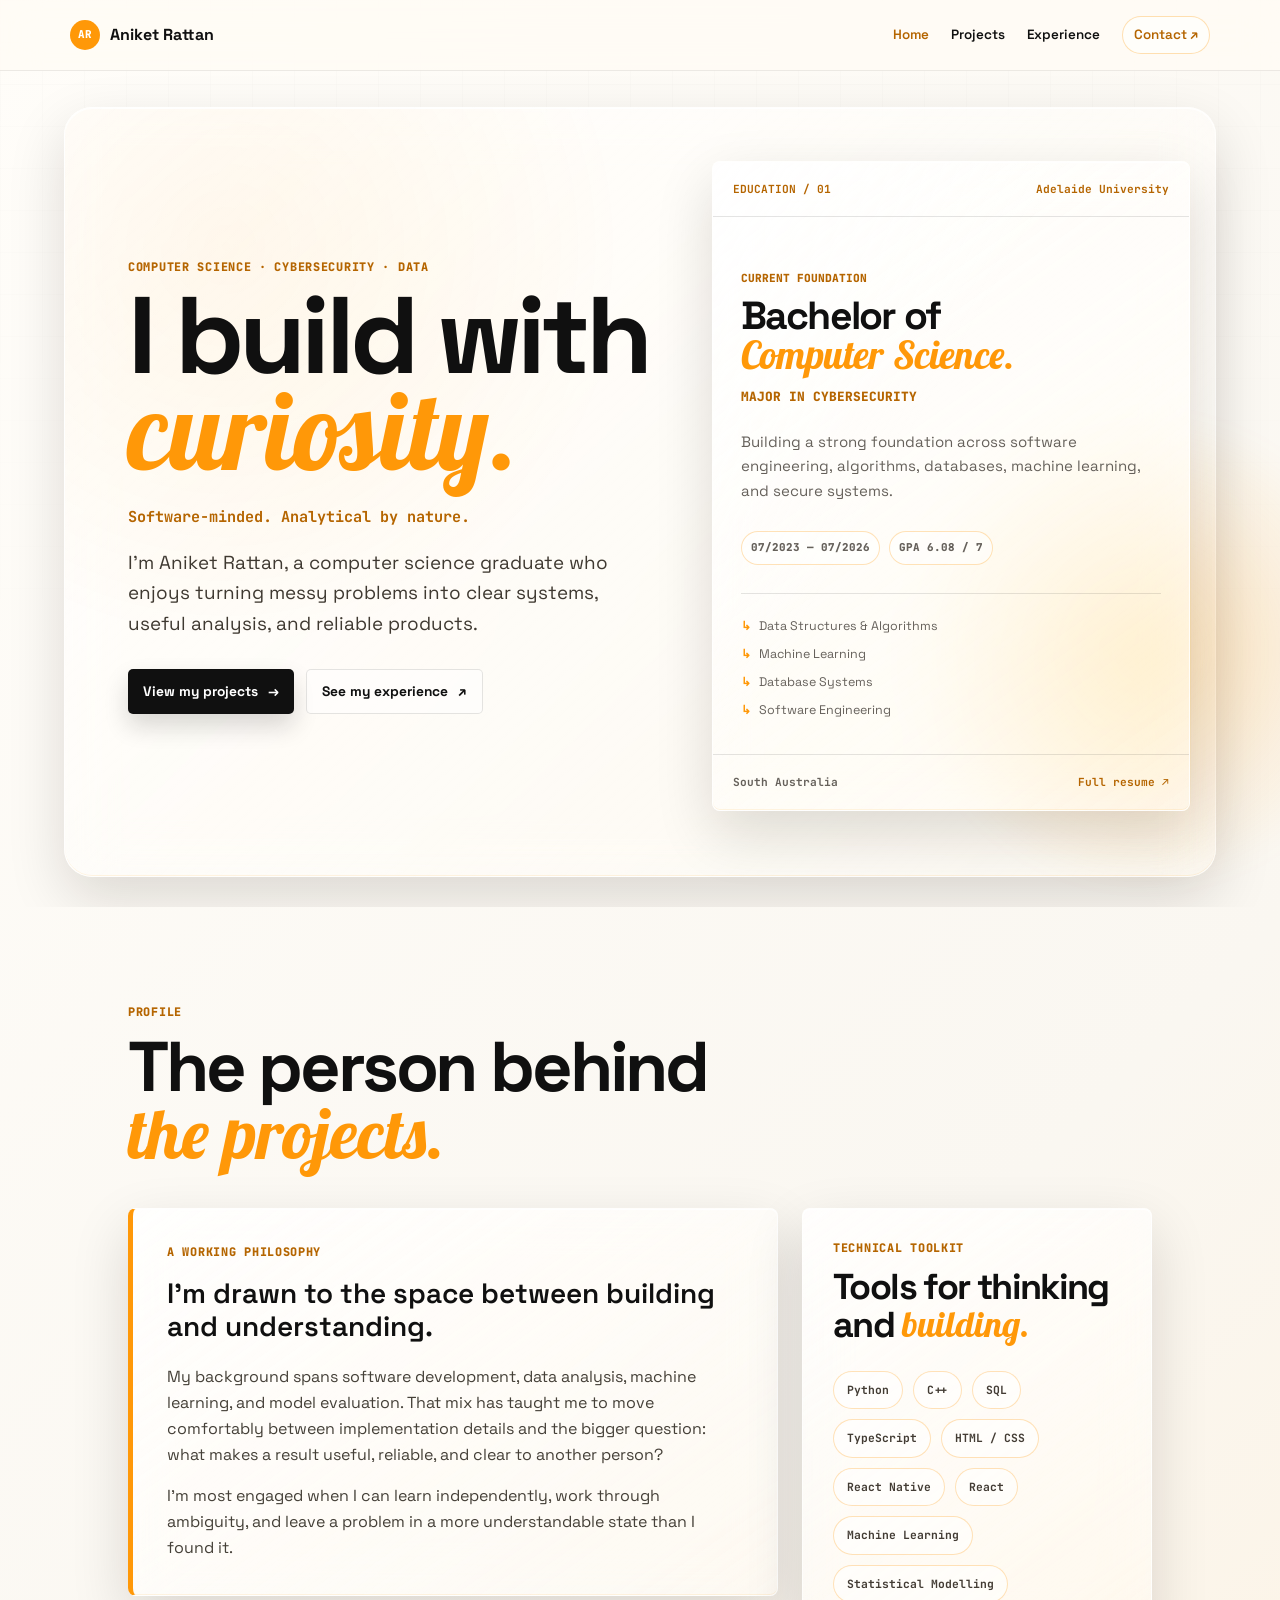
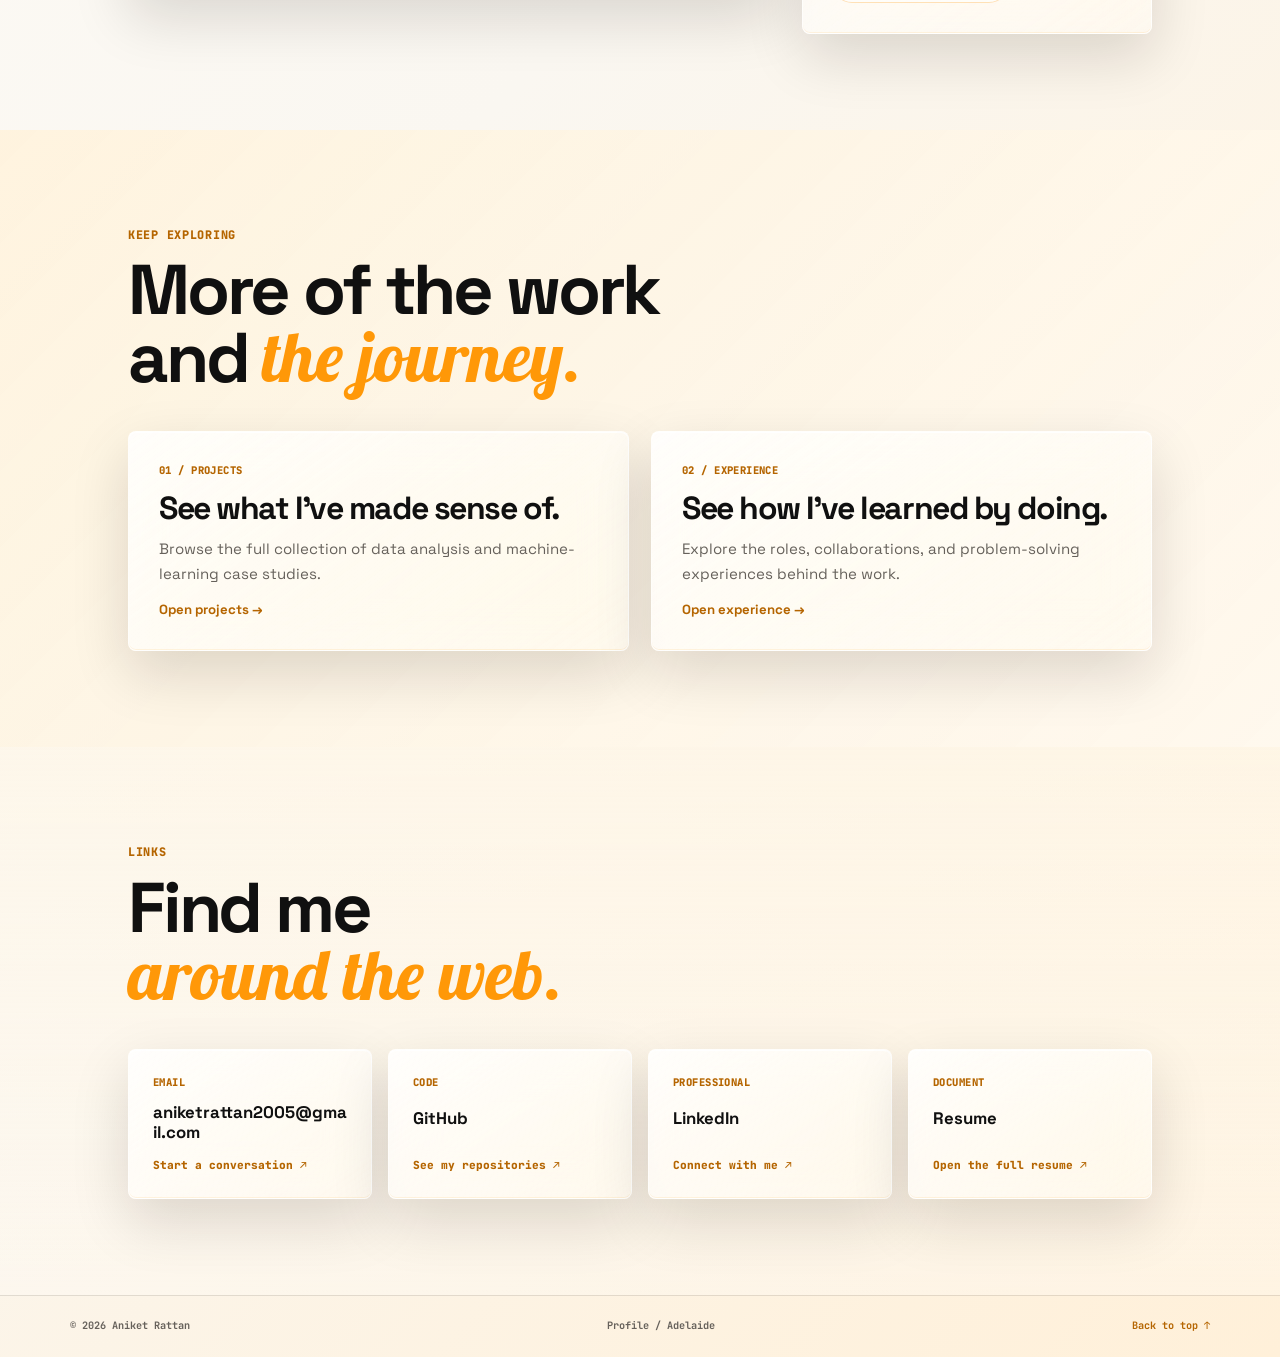
<file: index.html>
<!doctype html>
<html lang="en">
  <head>
    <meta charset="utf-8">
    <meta name="viewport" content="width=device-width, initial-scale=1">
    <meta name="description" content="Portfolio and profile of Aniket Rattan, a computer science graduate working across software, data analysis, machine learning, and application development.">
    <meta name="theme-color" content="#fff8ed">
    <title>Aniket Rattan | Portfolio</title>
    <link rel="preconnect" href="https://fonts.googleapis.com">
    <link rel="preconnect" href="https://fonts.gstatic.com" crossorigin>
    <link href="https://fonts.googleapis.com/css2?family=Lobster&family=Space+Grotesk:wght@400;500;600;700&family=JetBrains+Mono:wght@500;700;800&display=swap" rel="stylesheet">
    <link rel="stylesheet" href="styles.css">
  </head>
  <body>
    <a class="skip-link" href="#main-content">Skip to content</a>
    <header class="site-header">
      <a class="brand" href="index.html" aria-label="Aniket Rattan home"><span class="brand-mark">AR</span><span>Aniket Rattan</span></a>
      <nav aria-label="Primary navigation">
        <a class="active" href="index.html" aria-current="page">Home</a>
        <a href="projects.html">Projects</a>
        <a href="experience.html">Experience</a>
        <a class="nav-contact" href="contact.html">Contact <span aria-hidden="true">↗</span></a>
      </nav>
    </header>

    <main id="main-content">
      <section class="hero" aria-labelledby="hero-title">
        <div class="hero-copy">
          <p class="eyebrow">Computer science · cybersecurity · data</p>
          <h1 id="hero-title">I build with<br><em>curiosity.</em></h1>
          <p class="hero-kicker">Software-minded. Analytical by nature.</p>
          <p class="lead">I’m Aniket Rattan, a computer science graduate who enjoys turning messy problems into clear systems, useful analysis, and reliable products.</p>
          <div class="hero-actions"><a class="button button-primary" href="projects.html">View my projects <span aria-hidden="true">→</span></a><a class="button button-quiet" href="experience.html">See my experience <span aria-hidden="true">↗</span></a></div>
        </div>
        <aside class="hero-education glass-panel" aria-label="Education overview">
          <div class="dossier-header"><span>EDUCATION / 01</span><span>Adelaide University</span></div>
          <div class="hero-education-body"><p class="dossier-label">Current foundation</p><h2>Bachelor of<br><em>Computer Science.</em></h2><p class="hero-education-major">Major in Cybersecurity</p><p class="dossier-note">Building a strong foundation across software engineering, algorithms, databases, machine learning, and secure systems.</p><div class="hero-education-meta"><span>07/2023 — 07/2026</span><span>GPA 6.08 / 7</span></div><div class="hero-coursework"><span>Data Structures &amp; Algorithms</span><span>Machine Learning</span><span>Database Systems</span><span>Software Engineering</span></div></div>
          <div class="dossier-footer"><span>South Australia</span><a href="resume.pdf" target="_blank" rel="noopener">Full resume <span aria-hidden="true">↗</span></a></div>
        </aside>
      </section>

      <section class="section profile-section" id="profile" aria-labelledby="profile-title">
        <div class="section-heading"><p class="eyebrow">Profile</p><h2 id="profile-title">The person behind<br><em>the projects.</em></h2></div>
        <div class="about-content"><div class="about-story glass-panel"><p class="eyebrow">A working philosophy</p><p class="large-copy">I’m drawn to the space between building and understanding.</p><p>My background spans software development, data analysis, machine learning, and model evaluation. That mix has taught me to move comfortably between implementation details and the bigger question: what makes a result useful, reliable, and clear to another person?</p><p>I’m most engaged when I can learn independently, work through ambiguity, and leave a problem in a more understandable state than I found it.</p></div><aside class="about-aside"><div class="tools-card glass-panel"><p class="eyebrow">Technical toolkit</p><h3>Tools for thinking<br>and <em>building.</em></h3><div class="skills-cloud"><span>Python</span><span>C++</span><span>SQL</span><span>TypeScript</span><span>HTML / CSS</span><span>React Native</span><span>React</span><span>Machine Learning</span><span>Statistical Modelling</span></div></div></aside></div>
      </section>

      <section class="section home-explore-section" aria-labelledby="explore-title"><div class="section-heading"><p class="eyebrow">Keep exploring</p><h2 id="explore-title">More of the work<br>and <em>the journey.</em></h2></div><div class="home-explore-grid"><a class="home-explore-card glass-panel" href="projects.html"><span class="card-label">01 / Projects</span><h3>See what I’ve made sense of.</h3><p>Browse the full collection of data analysis and machine-learning case studies.</p><span class="text-link">Open projects <span aria-hidden="true">→</span></span></a><a class="home-explore-card glass-panel" href="experience.html"><span class="card-label">02 / Experience</span><h3>See how I’ve learned by doing.</h3><p>Explore the roles, collaborations, and problem-solving experiences behind the work.</p><span class="text-link">Open experience <span aria-hidden="true">→</span></span></a></div></section>

      <section class="section home-links-section" id="links" aria-labelledby="links-title"><div class="section-heading"><p class="eyebrow">Links</p><h2 id="links-title">Find me<br><em>around the web.</em></h2></div><div class="home-links-grid"><a class="home-link-card glass-panel" href="mailto:aniketrattan2005@gmail.com"><span class="card-label">Email</span><strong>aniketrattan2005@gmail.com</strong><span>Start a conversation ↗</span></a><a class="home-link-card glass-panel" href="https://github.com/aniketrattan" target="_blank" rel="noopener"><span class="card-label">Code</span><strong>GitHub</strong><span>See my repositories ↗</span></a><a class="home-link-card glass-panel" href="https://www.linkedin.com/in/aniketrattan" target="_blank" rel="noopener"><span class="card-label">Professional</span><strong>LinkedIn</strong><span>Connect with me ↗</span></a><a class="home-link-card glass-panel" href="resume.pdf" target="_blank" rel="noopener"><span class="card-label">Document</span><strong>Resume</strong><span>Open the full resume ↗</span></a></div></section>
    </main>

    <footer class="site-footer"><span>© <span id="year"></span> Aniket Rattan</span><span>Profile / Adelaide</span><a href="#main-content">Back to top <span aria-hidden="true">↑</span></a></footer><script src="script.js"></script>
  </body>
</html>
</file>
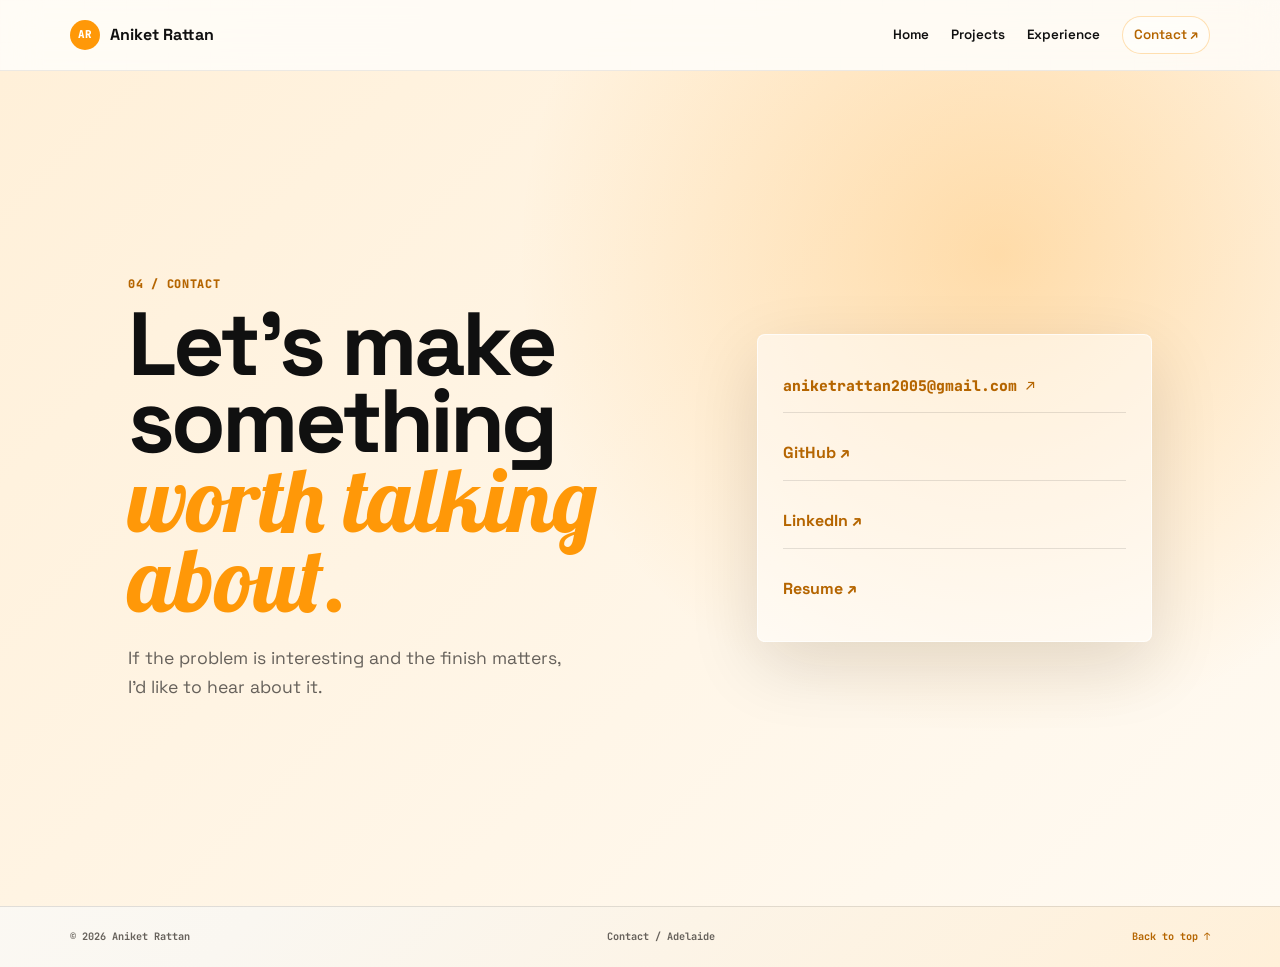
<file: contact.html>
<!doctype html>
<html lang="en">
  <head><meta charset="utf-8"><meta name="viewport" content="width=device-width, initial-scale=1"><meta name="description" content="Contact Aniket Rattan in Adelaide, South Australia."><title>Contact | Aniket Rattan</title><link rel="preconnect" href="https://fonts.googleapis.com"><link rel="preconnect" href="https://fonts.gstatic.com" crossorigin><link href="https://fonts.googleapis.com/css2?family=Lobster&family=Space+Grotesk:wght@400;500;600;700&family=JetBrains+Mono:wght@500;700;800&display=swap" rel="stylesheet"><link rel="stylesheet" href="styles.css"></head>
    <body><a class="skip-link" href="#main-content">Skip to content</a><header class="site-header"><a class="brand" href="index.html" aria-label="Aniket Rattan home"><span class="brand-mark">AR</span><span>Aniket Rattan</span></a><nav aria-label="Primary navigation"><a href="index.html">Home</a><a href="projects.html">Projects</a><a href="experience.html">Experience</a><a class="nav-contact active" href="contact.html" aria-current="page">Contact <span aria-hidden="true">↗</span></a></nav></header>
    <main id="main-content"><section class="contact-page"><div class="contact-page-copy"><p class="eyebrow">04 / Contact</p><h1>Let’s make something<br><em>worth talking about.</em></h1><p>If the problem is interesting and the finish matters, I’d like to hear about it.</p></div><div class="contact-page-links"><a class="contact-email" href="mailto:aniketrattan2005@gmail.com">aniketrattan2005@gmail.com <span aria-hidden="true">↗</span></a><a href="https://github.com/aniketrattan" target="_blank" rel="noopener">GitHub <span aria-hidden="true">↗</span></a><a href="https://www.linkedin.com/in/aniketrattan" target="_blank" rel="noopener">LinkedIn <span aria-hidden="true">↗</span></a><a href="resume.pdf" target="_blank" rel="noopener">Resume <span aria-hidden="true">↗</span></a></div></section></main><footer class="site-footer"><span>© <span id="year"></span> Aniket Rattan</span><span>Contact / Adelaide</span><a href="#main-content">Back to top <span aria-hidden="true">↑</span></a></footer><script src="script.js"></script>
  </body>
</html>
</file>
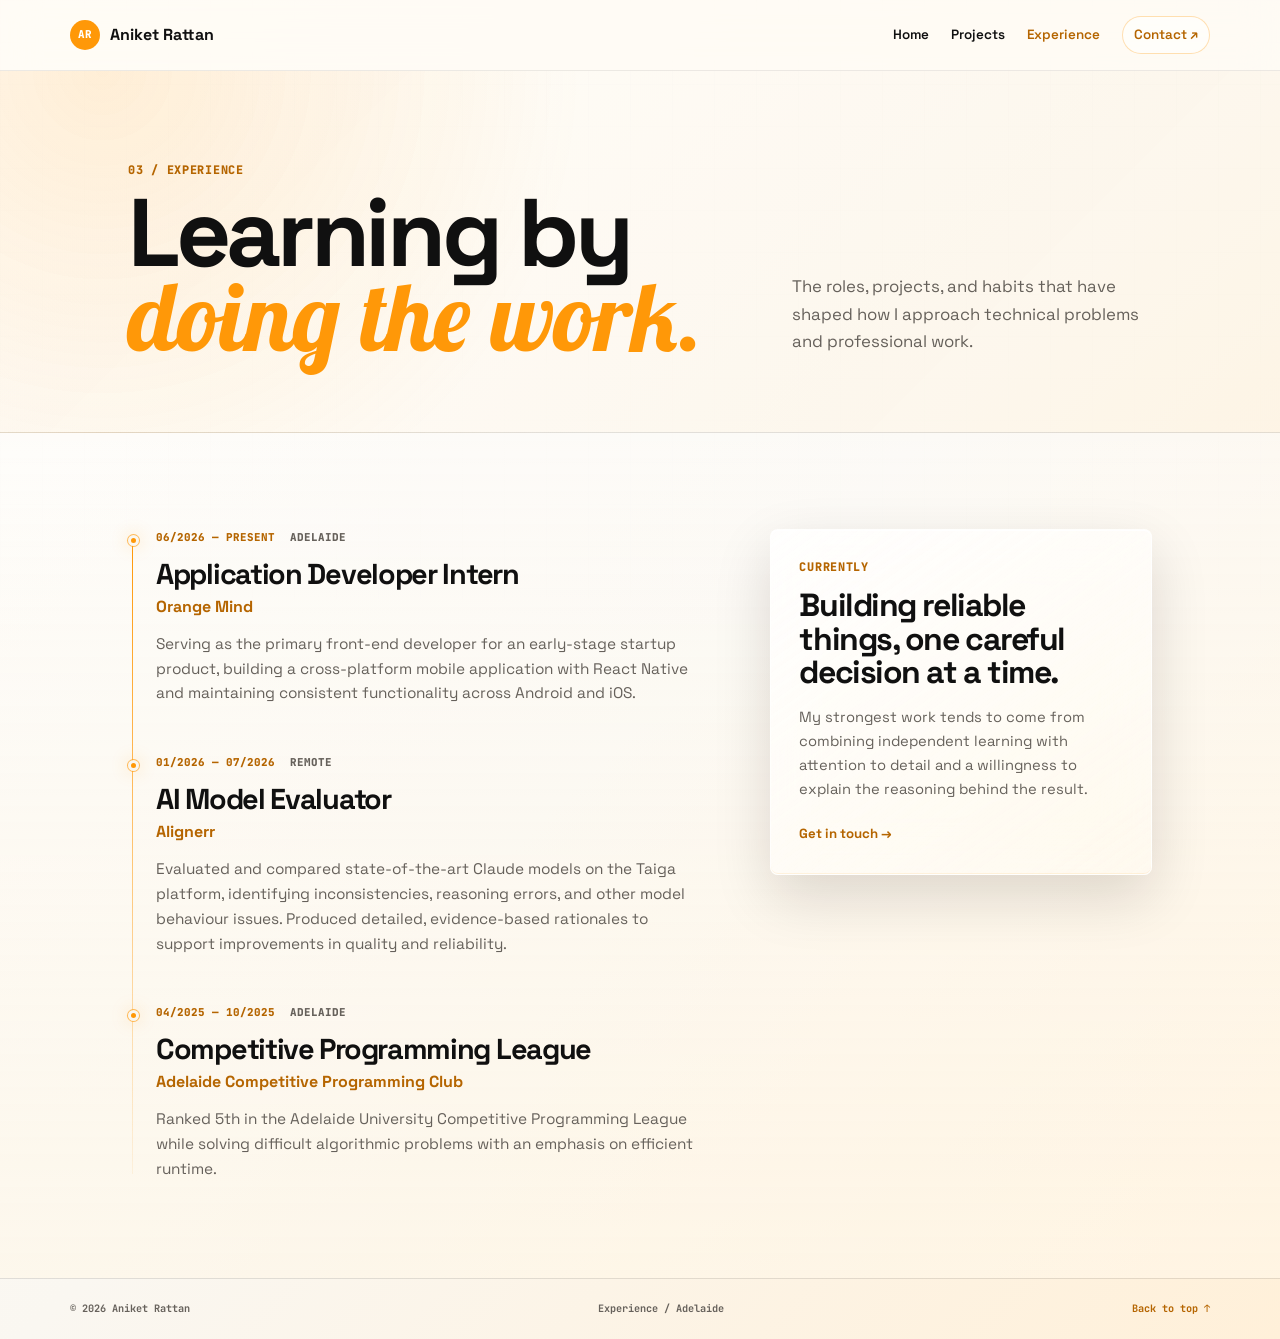
<file: experience.html>
<!doctype html>
<html lang="en">
  <head><meta charset="utf-8"><meta name="viewport" content="width=device-width, initial-scale=1"><meta name="description" content="Professional experience and extracurricular work by Aniket Rattan."><title>Experience | Aniket Rattan</title><link rel="preconnect" href="https://fonts.googleapis.com"><link rel="preconnect" href="https://fonts.gstatic.com" crossorigin><link href="https://fonts.googleapis.com/css2?family=Lobster&family=Space+Grotesk:wght@400;500;600;700&family=JetBrains+Mono:wght@500;700;800&display=swap" rel="stylesheet"><link rel="stylesheet" href="styles.css"></head>
    <body><a class="skip-link" href="#main-content">Skip to content</a><header class="site-header"><a class="brand" href="index.html" aria-label="Aniket Rattan home"><span class="brand-mark">AR</span><span>Aniket Rattan</span></a><nav aria-label="Primary navigation"><a href="index.html">Home</a><a href="projects.html">Projects</a><a class="active" href="experience.html" aria-current="page">Experience</a><a class="nav-contact" href="contact.html">Contact <span aria-hidden="true">↗</span></a></nav></header>
    <main id="main-content"><section class="page-hero"><div><p class="eyebrow">03 / Experience</p><h1>Learning by<br><em>doing the work.</em></h1></div><p class="page-intro">The roles, projects, and habits that have shaped how I approach technical problems and professional work.</p></section>
      <section class="section experience-page-section"><div class="experience-layout"><div class="timeline"><article class="timeline-item"><div class="timeline-marker" aria-hidden="true"></div><div class="timeline-meta"><span>06/2026 — Present</span><span>Adelaide</span></div><h2>Application Developer Intern</h2><p class="timeline-company">Orange Mind</p><p>Serving as the primary front-end developer for an early-stage startup product, building a cross-platform mobile application with React Native and maintaining consistent functionality across Android and iOS.</p></article><article class="timeline-item"><div class="timeline-marker" aria-hidden="true"></div><div class="timeline-meta"><span>01/2026 — 07/2026</span><span>Remote</span></div><h2>AI Model Evaluator</h2><p class="timeline-company">Alignerr</p><p>Evaluated and compared state-of-the-art Claude models on the Taiga platform, identifying inconsistencies, reasoning errors, and other model behaviour issues. Produced detailed, evidence-based rationales to support improvements in quality and reliability.</p></article><article class="timeline-item"><div class="timeline-marker" aria-hidden="true"></div><div class="timeline-meta"><span>04/2025 — 10/2025</span><span>Adelaide</span></div><h2>Competitive Programming League</h2><p class="timeline-company">Adelaide Competitive Programming Club</p><p>Ranked 5th in the Adelaide University Competitive Programming League while solving difficult algorithmic problems with an emphasis on efficient runtime.</p></article></div><aside class="experience-aside glass-panel"><p class="eyebrow">Currently</p><h2>Building reliable things, one careful decision at a time.</h2><p>My strongest work tends to come from combining independent learning with attention to detail and a willingness to explain the reasoning behind the result.</p><a class="text-link" href="contact.html">Get in touch <span aria-hidden="true">→</span></a></aside></div></section>
    </main><footer class="site-footer"><span>© <span id="year"></span> Aniket Rattan</span><span>Experience / Adelaide</span><a href="#main-content">Back to top <span aria-hidden="true">↑</span></a></footer><script src="script.js"></script>
  </body>
</html>
</file>
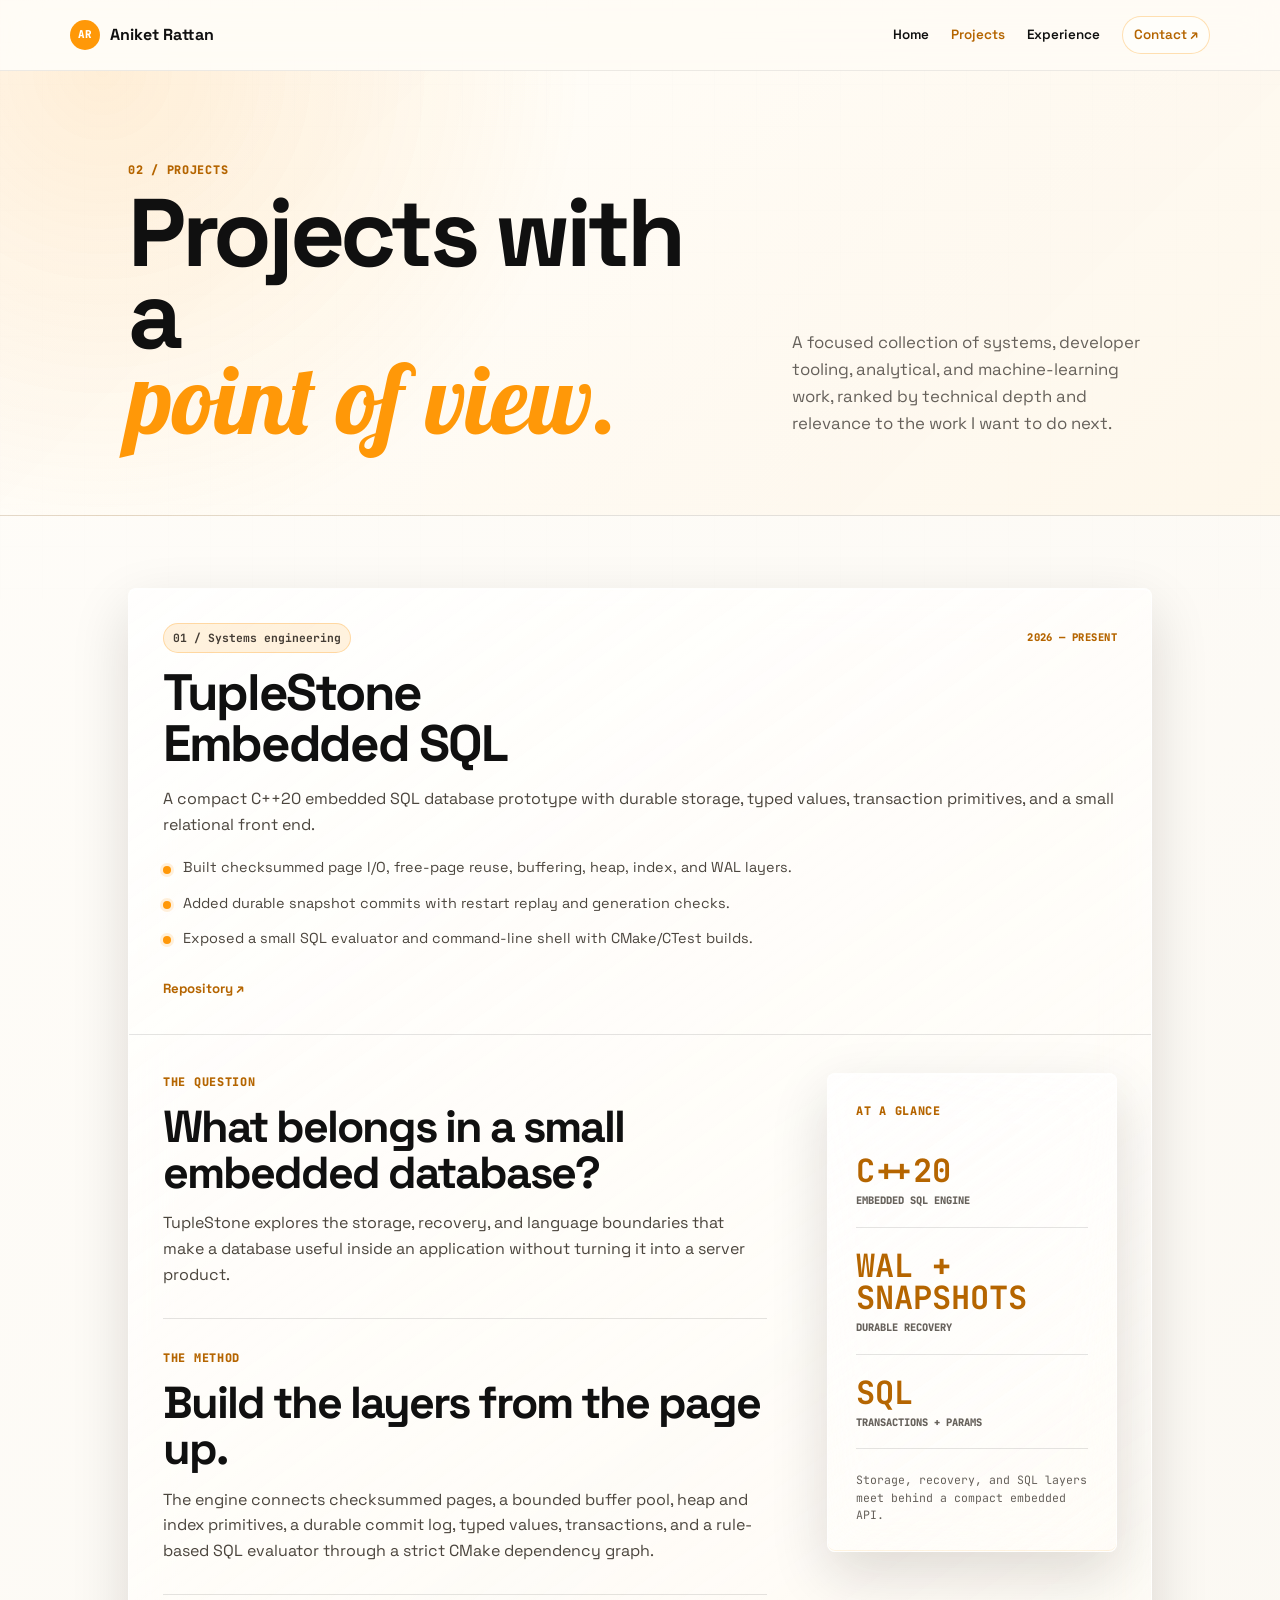
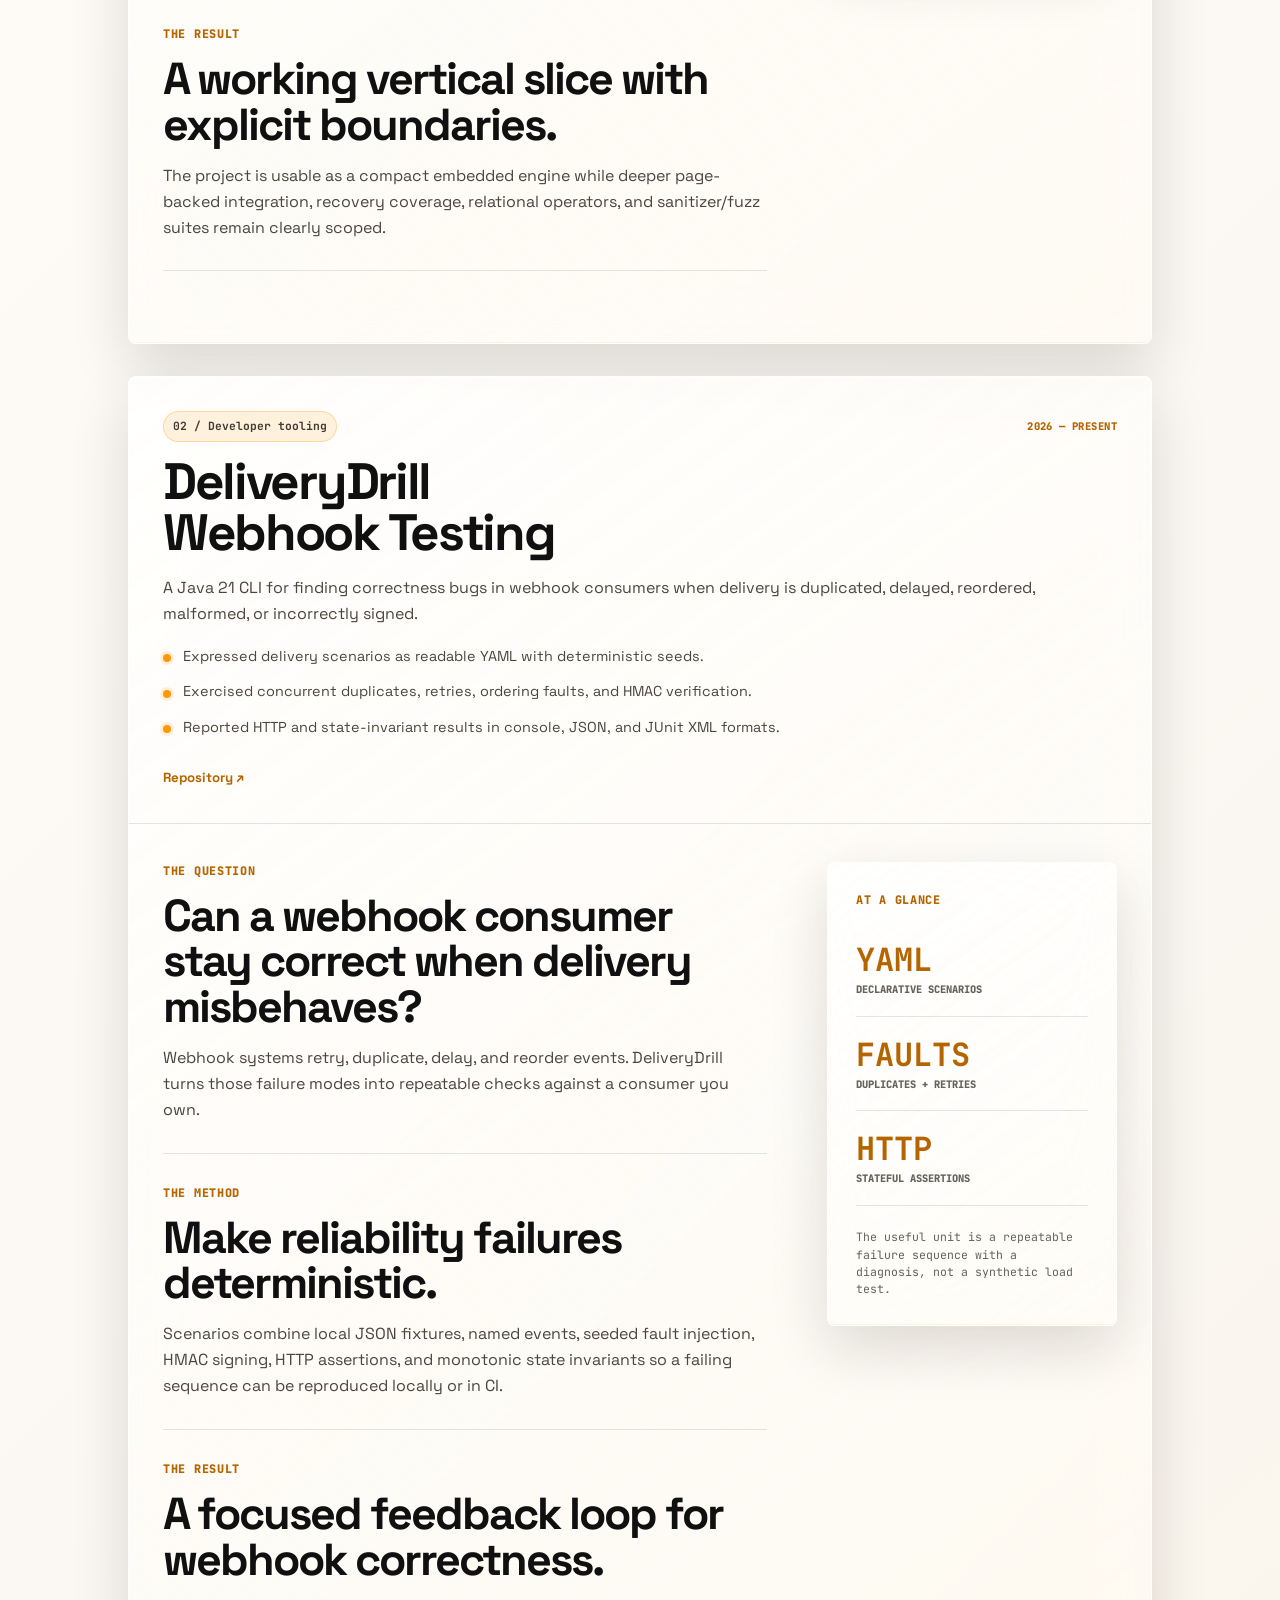
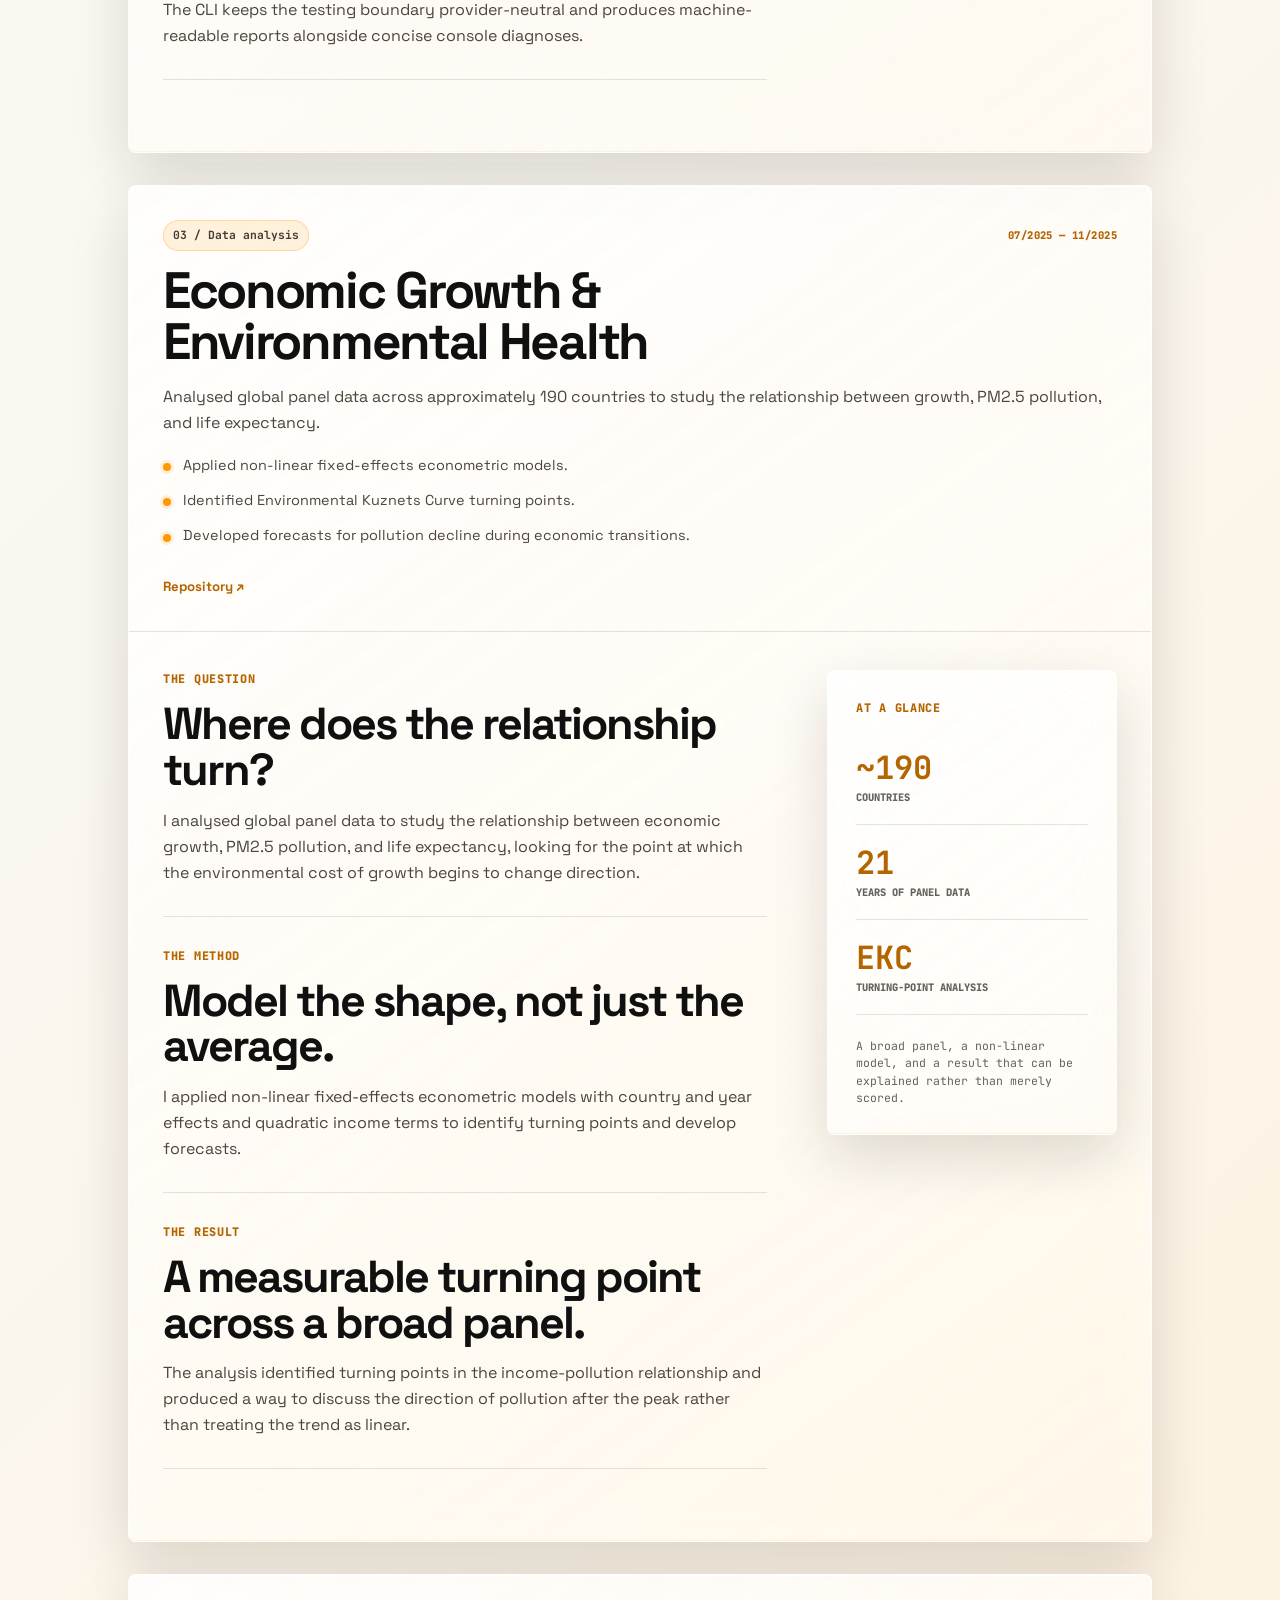
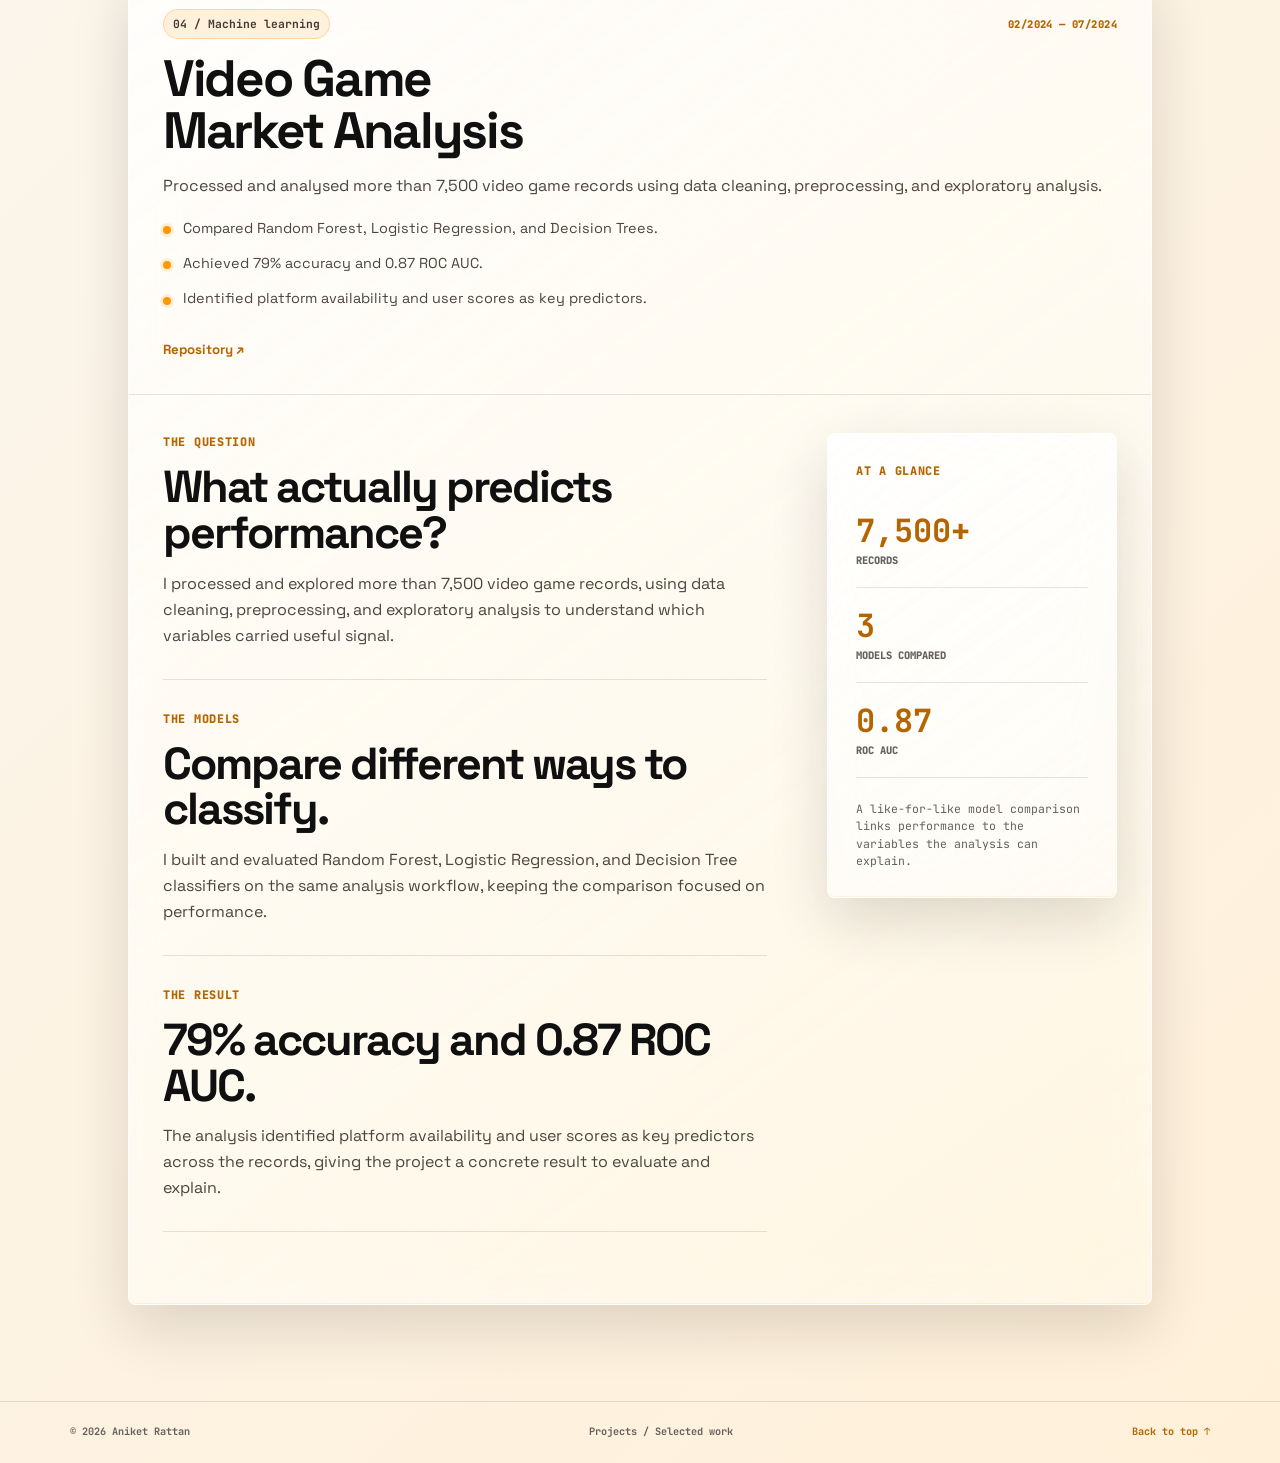
<file: projects.html>
<!doctype html>
<html lang="en">
  <head>
    <meta charset="utf-8">
    <meta name="viewport" content="width=device-width, initial-scale=1">
    <meta name="description" content="Projects by Aniket Rattan in systems engineering, developer tooling, data analysis, and machine learning.">
    <title>Projects | Aniket Rattan</title>
    <link rel="preconnect" href="https://fonts.googleapis.com">
    <link rel="preconnect" href="https://fonts.gstatic.com" crossorigin>
    <link href="https://fonts.googleapis.com/css2?family=Lobster&family=Space+Grotesk:wght@400;500;600;700&family=JetBrains+Mono:wght@500;700;800&display=swap" rel="stylesheet">
    <link rel="stylesheet" href="styles.css">
  </head>
  <body>
    <a class="skip-link" href="#main-content">Skip to content</a>
    <header class="site-header">
      <a class="brand" href="index.html" aria-label="Aniket Rattan home"><span class="brand-mark">AR</span><span>Aniket Rattan</span></a>
      <nav aria-label="Primary navigation">
        <a href="index.html">Home</a><a class="active" href="projects.html" aria-current="page">Projects</a><a href="experience.html">Experience</a><a class="nav-contact" href="contact.html">Contact <span aria-hidden="true">↗</span></a>
      </nav>
    </header>

    <main id="main-content">
      <section class="page-hero">
        <div><p class="eyebrow">02 / Projects</p><h1>Projects with a<br><em>point of view.</em></h1></div>
        <p class="page-intro">A focused collection of systems, developer tooling, analytical, and machine-learning work, ranked by technical depth and relevance to the work I want to do next.</p>
      </section>

      <section class="section projects-page-section" aria-label="Project case studies">
        <article class="project-case glass-panel" id="tuplestone">
          <div class="project-summary"><div class="project-list-content">
            <div class="card-topline"><span class="tag">01 / Systems engineering</span><span class="project-date">2026 — Present</span></div>
            <h2>TupleStone<br>Embedded SQL</h2>
            <p>A compact C++20 embedded SQL database prototype with durable storage, typed values, transaction primitives, and a small relational front end.</p>
            <ul><li>Built checksummed page I/O, free-page reuse, buffering, heap, index, and WAL layers.</li><li>Added durable snapshot commits with restart replay and generation checks.</li><li>Exposed a small SQL evaluator and command-line shell with CMake/CTest builds.</li></ul>
            <div class="project-card-actions"><a class="text-link" href="https://github.com/aniketrattan/TupleStone" target="_blank" rel="noopener">Repository <span aria-hidden="true">↗</span></a></div>
          </div></div>
          <div class="project-case-details" id="tuplestone-details"><div class="detail-copy">
            <div class="detail-block"><p class="eyebrow">The question</p><h2>What belongs in a small embedded database?</h2><p>TupleStone explores the storage, recovery, and language boundaries that make a database useful inside an application without turning it into a server product.</p></div>
            <div class="detail-block"><p class="eyebrow">The method</p><h2>Build the layers from the page up.</h2><p>The engine connects checksummed pages, a bounded buffer pool, heap and index primitives, a durable commit log, typed values, transactions, and a rule-based SQL evaluator through a strict CMake dependency graph.</p></div>
            <div class="detail-block"><p class="eyebrow">The result</p><h2>A working vertical slice with explicit boundaries.</h2><p>The project is usable as a compact embedded engine while deeper page-backed integration, recovery coverage, relational operators, and sanitizer/fuzz suites remain clearly scoped.</p></div>
          </div><aside class="detail-facts glass-panel"><p class="eyebrow">At a glance</p><div><strong>C++20</strong><span>EMBEDDED SQL ENGINE</span></div><div><strong>WAL + SNAPSHOTS</strong><span>DURABLE RECOVERY</span></div><div><strong>SQL</strong><span>TRANSACTIONS + PARAMS</span></div><p class="detail-caption">Storage, recovery, and SQL layers meet behind a compact embedded API.</p></aside></div>
        </article>

        <article class="project-case glass-panel" id="deliverydrill">
          <div class="project-summary"><div class="project-list-content">
            <div class="card-topline"><span class="tag">02 / Developer tooling</span><span class="project-date">2026 — Present</span></div>
            <h2>DeliveryDrill<br>Webhook Testing</h2>
            <p>A Java 21 CLI for finding correctness bugs in webhook consumers when delivery is duplicated, delayed, reordered, malformed, or incorrectly signed.</p>
            <ul><li>Expressed delivery scenarios as readable YAML with deterministic seeds.</li><li>Exercised concurrent duplicates, retries, ordering faults, and HMAC verification.</li><li>Reported HTTP and state-invariant results in console, JSON, and JUnit XML formats.</li></ul>
            <div class="project-card-actions"><a class="text-link" href="https://github.com/aniketrattan/DeliveryDrill" target="_blank" rel="noopener">Repository <span aria-hidden="true">↗</span></a></div>
          </div></div>
          <div class="project-case-details" id="deliverydrill-details"><div class="detail-copy">
            <div class="detail-block"><p class="eyebrow">The question</p><h2>Can a webhook consumer stay correct when delivery misbehaves?</h2><p>Webhook systems retry, duplicate, delay, and reorder events. DeliveryDrill turns those failure modes into repeatable checks against a consumer you own.</p></div>
            <div class="detail-block"><p class="eyebrow">The method</p><h2>Make reliability failures deterministic.</h2><p>Scenarios combine local JSON fixtures, named events, seeded fault injection, HMAC signing, HTTP assertions, and monotonic state invariants so a failing sequence can be reproduced locally or in CI.</p></div>
            <div class="detail-block"><p class="eyebrow">The result</p><h2>A focused feedback loop for webhook correctness.</h2><p>The CLI keeps the testing boundary provider-neutral and produces machine-readable reports alongside concise console diagnoses.</p></div>
          </div><aside class="detail-facts glass-panel"><p class="eyebrow">At a glance</p><div><strong>YAML</strong><span>DECLARATIVE SCENARIOS</span></div><div><strong>FAULTS</strong><span>DUPLICATES + RETRIES</span></div><div><strong>HTTP</strong><span>STATEFUL ASSERTIONS</span></div><p class="detail-caption">The useful unit is a repeatable failure sequence with a diagnosis, not a synthetic load test.</p></aside></div>
        </article>

        <article class="project-case glass-panel" id="research">
          <div class="project-summary"><div class="project-list-content">
            <div class="card-topline"><span class="tag">03 / Data analysis</span><span class="project-date">07/2025 — 11/2025</span></div>
            <h2>Economic Growth &amp;<br>Environmental Health</h2>
            <p>Analysed global panel data across approximately 190 countries to study the relationship between growth, PM2.5 pollution, and life expectancy.</p>
            <ul><li>Applied non-linear fixed-effects econometric models.</li><li>Identified Environmental Kuznets Curve turning points.</li><li>Developed forecasts for pollution decline during economic transitions.</li></ul>
            <div class="project-card-actions"><a class="text-link" href="https://github.com/aniketrattan/research" target="_blank" rel="noopener">Repository <span aria-hidden="true">↗</span></a></div>
          </div></div>
          <div class="project-case-details" id="research-details"><div class="detail-copy">
            <div class="detail-block"><p class="eyebrow">The question</p><h2>Where does the relationship turn?</h2><p>I analysed global panel data to study the relationship between economic growth, PM2.5 pollution, and life expectancy, looking for the point at which the environmental cost of growth begins to change direction.</p></div>
            <div class="detail-block"><p class="eyebrow">The method</p><h2>Model the shape, not just the average.</h2><p>I applied non-linear fixed-effects econometric models with country and year effects and quadratic income terms to identify turning points and develop forecasts.</p></div>
            <div class="detail-block"><p class="eyebrow">The result</p><h2>A measurable turning point across a broad panel.</h2><p>The analysis identified turning points in the income-pollution relationship and produced a way to discuss the direction of pollution after the peak rather than treating the trend as linear.</p></div>
          </div><aside class="detail-facts glass-panel"><p class="eyebrow">At a glance</p><div><strong>~190</strong><span>COUNTRIES</span></div><div><strong>21</strong><span>YEARS OF PANEL DATA</span></div><div><strong>EKC</strong><span>TURNING-POINT ANALYSIS</span></div><p class="detail-caption">A broad panel, a non-linear model, and a result that can be explained rather than merely scored.</p></aside></div>
        </article>

        <article class="project-case glass-panel" id="video-games">
          <div class="project-summary"><div class="project-list-content">
            <div class="card-topline"><span class="tag">04 / Machine learning</span><span class="project-date">02/2024 — 07/2024</span></div>
            <h2>Video Game<br>Market Analysis</h2>
            <p>Processed and analysed more than 7,500 video game records using data cleaning, preprocessing, and exploratory analysis.</p>
            <ul><li>Compared Random Forest, Logistic Regression, and Decision Trees.</li><li>Achieved 79% accuracy and 0.87 ROC AUC.</li><li>Identified platform availability and user scores as key predictors.</li></ul>
            <div class="project-card-actions"><a class="text-link" href="https://github.com/aniketrattan/video_games_sales_analysis" target="_blank" rel="noopener">Repository <span aria-hidden="true">↗</span></a></div>
          </div></div>
          <div class="project-case-details" id="video-games-details"><div class="detail-copy">
            <div class="detail-block"><p class="eyebrow">The question</p><h2>What actually predicts performance?</h2><p>I processed and explored more than 7,500 video game records, using data cleaning, preprocessing, and exploratory analysis to understand which variables carried useful signal.</p></div>
            <div class="detail-block"><p class="eyebrow">The models</p><h2>Compare different ways to classify.</h2><p>I built and evaluated Random Forest, Logistic Regression, and Decision Tree classifiers on the same analysis workflow, keeping the comparison focused on performance.</p></div>
            <div class="detail-block"><p class="eyebrow">The result</p><h2>79% accuracy and 0.87 ROC AUC.</h2><p>The analysis identified platform availability and user scores as key predictors across the records, giving the project a concrete result to evaluate and explain.</p></div>
          </div><aside class="detail-facts glass-panel"><p class="eyebrow">At a glance</p><div><strong>7,500+</strong><span>RECORDS</span></div><div><strong>3</strong><span>MODELS COMPARED</span></div><div><strong>0.87</strong><span>ROC AUC</span></div><p class="detail-caption">A like-for-like model comparison links performance to the variables the analysis can explain.</p></aside></div>
        </article>
      </section>
    </main>

    <footer class="site-footer"><span>© <span id="year"></span> Aniket Rattan</span><span>Projects / Selected work</span><a href="#main-content">Back to top <span aria-hidden="true">↑</span></a></footer>
    <script src="script.js"></script>
  </body>
</html>
</file>
<file: styles.css>
:root {
  --ink: #101010;
  --muted: #66615b;
  --paper: #faf7f1;
  --surface: rgba(255, 255, 255, 0.68);
  --orange: #ff9808;
  --orange-deep: #b56500;
  --orange-soft: rgba(255, 152, 8, 0.13);
  --line: rgba(16, 16, 16, 0.11);
  --glass-line: rgba(255, 255, 255, 0.72);
  --shadow: 0 24px 70px rgba(18, 15, 10, 0.12);
  --glass-shadow: 0 22px 58px rgba(18, 15, 10, 0.14), inset 0 1px 0 rgba(255, 255, 255, 0.86), inset 0 -1px 0 rgba(255, 152, 8, 0.1);
  --radius: 8px;
}

* { box-sizing: border-box; }
html { scroll-behavior: smooth; }
body { margin: 0; min-width: 320px; background: linear-gradient(135deg, #fffdf9 0%, var(--paper) 52%, #fff0d9 100%); color: var(--ink); font-family: "Space Grotesk", Arial, sans-serif; line-height: 1.62; }
body::before { content: ""; position: fixed; inset: 0; z-index: -1; pointer-events: none; background: linear-gradient(rgba(16, 16, 16, 0.025) 1px, transparent 1px), linear-gradient(90deg, rgba(16, 16, 16, 0.025) 1px, transparent 1px); background-size: 42px 42px; mask-image: linear-gradient(to bottom, rgba(0, 0, 0, 0.5), transparent 80%); -webkit-mask-image: linear-gradient(to bottom, rgba(0, 0, 0, 0.5), transparent 80%); }
a { color: inherit; }
img { display: block; max-width: 100%; }
h1, h2, h3, p { overflow-wrap: anywhere; }
h1, h2, h3 { letter-spacing: -0.045em; }

.skip-link { position: fixed; top: 10px; left: 10px; z-index: 20; padding: 8px 12px; border-radius: 5px; background: var(--ink); color: #fff; font-size: 0.8rem; transform: translateY(-150%); transition: transform 160ms ease; }
.skip-link:focus { transform: translateY(0); }
.site-header { position: sticky; top: 0; z-index: 10; display: flex; align-items: center; justify-content: space-between; gap: 22px; padding: 16px 5.5vw; border-bottom: 1px solid rgba(16, 16, 16, 0.08); background: rgba(255, 252, 246, 0.8); backdrop-filter: blur(18px) saturate(160%); -webkit-backdrop-filter: blur(18px) saturate(160%); }
.brand { display: inline-flex; align-items: center; gap: 10px; font-weight: 800; text-decoration: none; white-space: nowrap; }
.brand-mark { display: inline-grid; width: 30px; height: 30px; place-items: center; border-radius: 50%; background: var(--orange); color: #fff; font-family: "JetBrains Mono", monospace; font-size: 0.68rem; font-weight: 800; }
.site-header nav { display: flex; align-items: center; justify-content: flex-end; flex-wrap: wrap; gap: 8px 22px; font-size: 0.84rem; font-weight: 600; }
.site-header nav a { padding: 4px 0; text-decoration: none; }
.site-header nav a:hover, .site-header nav a:focus-visible, .text-link:hover, .text-link:focus-visible { color: var(--orange-deep); outline: none; }
.site-header nav a.active { color: var(--orange-deep); }
.nav-contact { padding: 7px 11px !important; border: 1px solid rgba(255, 152, 8, 0.3); border-radius: 999px; color: var(--orange-deep); background: rgba(255, 255, 255, 0.46); }

.hero { position: relative; display: grid; grid-template-columns: minmax(0, 1.08fr) minmax(320px, 0.92fr); gap: 60px; align-items: center; min-height: calc(100vh - 64px); padding: 86px 7vw 92px; isolation: isolate; overflow: hidden; }
.hero::before { content: ""; position: absolute; inset: 36px 5vw 30px; z-index: -1; border: 1px solid var(--glass-line); border-radius: 28px; background: linear-gradient(140deg, rgba(255, 255, 255, 0.72), rgba(255, 255, 255, 0.18)), radial-gradient(circle at 14% 18%, rgba(255, 152, 8, 0.18), transparent 25rem); box-shadow: var(--glass-shadow); backdrop-filter: blur(24px) saturate(170%); -webkit-backdrop-filter: blur(24px) saturate(170%); }
.hero::after { content: ""; position: absolute; right: -120px; bottom: 0; z-index: -1; width: min(40vw, 560px); aspect-ratio: 1; border-radius: 50%; background: radial-gradient(circle, rgba(255, 152, 8, 0.25), transparent 66%); filter: blur(12px); }
.hero-copy { max-width: 760px; padding-left: 3vw; }
.eyebrow { margin: 0 0 12px; color: var(--orange-deep); font-family: "JetBrains Mono", Consolas, monospace; font-size: 0.74rem; font-weight: 800; letter-spacing: 0.06em; text-transform: uppercase; }
h1 { margin: 0; font-size: clamp(4.7rem, 8.5vw, 8.6rem); line-height: 0.86; }
h1 em, h2 em { color: var(--orange); font-family: "Lobster", cursive; font-style: normal; font-weight: 400; letter-spacing: 0; }
.hero-kicker { margin: 26px 0 0; color: var(--orange-deep); font-family: "JetBrains Mono", Consolas, monospace; font-size: 0.95rem; font-weight: 700; }
.lead { max-width: 650px; margin: 18px 0 0; color: #3f3931; font-size: 1.18rem; }
.hero-actions { display: flex; flex-wrap: wrap; gap: 12px; margin-top: 30px; }
.button { display: inline-flex; align-items: center; gap: 10px; min-height: 44px; padding: 10px 15px; border-radius: 5px; font-size: 0.86rem; font-weight: 800; text-decoration: none; transition: transform 160ms ease, background 160ms ease, color 160ms ease; }
.button:hover, .button:focus-visible { transform: translateY(-2px); outline: none; }
.button-primary { background: var(--ink); color: #fff; box-shadow: 0 12px 24px rgba(16, 16, 16, 0.16); }
.button-primary:hover, .button-primary:focus-visible { background: var(--orange-deep); }
.button-quiet { border: 1px solid var(--line); background: rgba(255, 255, 255, 0.48); }
.skills-cloud, .tag-row { display: flex; flex-wrap: wrap; gap: 8px; }
.skills-cloud span, .tag { padding: 6px 10px; border: 1px solid rgba(255, 152, 8, 0.28); border-radius: 999px; background: rgba(255, 255, 255, 0.52); color: #433c34; font-family: "JetBrains Mono", monospace; font-size: 0.71rem; font-weight: 700; }

.hero-education, .glass-panel { border: 1px solid var(--glass-line); background: linear-gradient(145deg, rgba(255, 255, 255, 0.84), rgba(255, 255, 255, 0.28)), rgba(255, 248, 238, 0.32); box-shadow: var(--glass-shadow); backdrop-filter: blur(22px) saturate(175%); -webkit-backdrop-filter: blur(22px) saturate(175%); }
.hero-education { position: relative; overflow: hidden; border-radius: var(--radius); }
.hero-education::before { content: ""; position: absolute; inset: 0; pointer-events: none; background: linear-gradient(120deg, rgba(255, 255, 255, 0.62), transparent 42%); }
.dossier-header, .dossier-footer { position: relative; display: flex; justify-content: space-between; gap: 12px; padding: 18px 20px; font-family: "JetBrains Mono", monospace; font-size: 0.7rem; font-weight: 700; }
.dossier-header { border-bottom: 1px solid var(--line); color: var(--orange-deep); }
.dossier-footer { border-top: 1px solid var(--line); color: var(--muted); }
.dossier-footer a { color: var(--orange-deep); text-decoration: none; }
.hero-education-body { position: relative; min-height: 420px; padding: 52px 28px 34px; }
.hero-education-body h2 { max-width: 410px; margin: 8px 0 0; font-size: 2.45rem; line-height: 1.02; }
.hero-education-major { margin: 12px 0 0; color: var(--orange-deep); font-family: "JetBrains Mono", monospace; font-size: 0.8rem; font-weight: 800; text-transform: uppercase; }
.hero-education-body .dossier-note { max-width: 420px; margin-top: 22px; }
.hero-education-meta { display: flex; flex-wrap: wrap; gap: 9px; margin-top: 28px; color: var(--muted); font-family: "JetBrains Mono", monospace; font-size: 0.68rem; font-weight: 800; }
.hero-education-meta span { padding: 7px 9px; border: 1px solid rgba(255, 152, 8, 0.28); border-radius: 999px; background: rgba(255, 255, 255, 0.46); }
.hero-coursework { display: grid; gap: 8px; margin-top: 28px; padding-top: 22px; border-top: 1px solid var(--line); color: var(--muted); font-size: 0.78rem; }
.hero-coursework span::before { content: "↳"; display: inline-block; margin-right: 8px; color: var(--orange); font-family: "JetBrains Mono", monospace; font-weight: 800; }
.status-dot { color: #3e765d; font-size: 0.64rem; }
.status-dot i { display: inline-block; width: 7px; height: 7px; margin-right: 5px; border-radius: 50%; background: #36a76e; box-shadow: 0 0 0 3px rgba(54, 167, 110, 0.14); }
.dossier-label { margin: 0; color: var(--orange-deep); font-family: "JetBrains Mono", monospace; font-size: 0.7rem; font-weight: 800; text-transform: uppercase; }
.dossier-note { margin: 14px 0 0; color: var(--muted); font-size: 0.94rem; }

.section { padding: 96px 10vw; }
.section-heading { max-width: 780px; margin-bottom: 40px; }
.section-heading-row { display: flex; align-items: end; justify-content: space-between; gap: 32px; max-width: 1220px; }
.section-heading h2, .home-note h2 { margin: 0; font-size: clamp(3rem, 5.5vw, 5.4rem); line-height: 0.94; }
.text-link { color: var(--orange-deep); font-size: 0.83rem; font-weight: 800; text-decoration: none; white-space: nowrap; }
.home-work { background: linear-gradient(180deg, rgba(255, 255, 255, 0.35), transparent); }
.home-project-grid { display: grid; grid-template-columns: 1fr 1fr; gap: 22px; max-width: 1220px; }
.home-project-card { overflow: hidden; border-radius: var(--radius); text-decoration: none; transition: transform 180ms ease, box-shadow 180ms ease; }
.home-project-card:hover, .home-project-card:focus-visible { transform: translateY(-4px); outline: none; box-shadow: 0 28px 70px rgba(18, 15, 10, 0.17); }
.home-project-content { padding: 25px 28px 28px; }
.home-project-content h3 { margin: 9px 0 0; font-size: 1.65rem; line-height: 1.1; }
.home-project-content p { margin: 12px 0 0; color: var(--muted); font-size: 0.92rem; }
.card-label, .project-date { color: var(--orange-deep); font-family: "JetBrains Mono", monospace; font-size: 0.66rem; font-weight: 800; letter-spacing: 0.04em; text-transform: uppercase; }
.project-arrow { display: block; margin-top: 20px; color: var(--orange-deep); font-family: "JetBrains Mono", monospace; font-size: 0.72rem; font-weight: 800; }
.home-note { display: grid; grid-template-columns: 1fr minmax(220px, 350px) auto; align-items: end; gap: 40px; padding: 80px 10vw; border-top: 1px solid rgba(255, 152, 8, 0.3); background: linear-gradient(135deg, #fff2da, #fffaf2); }
.home-note > p { margin: 0; color: var(--muted); font-size: 0.98rem; }
.home-links-section { background: linear-gradient(180deg, rgba(255, 247, 232, 0.66), rgba(255, 255, 255, 0.25)); }
.home-explore-section { background: linear-gradient(135deg, rgba(255, 242, 218, 0.82), rgba(255, 250, 242, 0.72)); }
.home-explore-grid { display: grid; grid-template-columns: repeat(2, minmax(0, 1fr)); gap: 22px; max-width: 1220px; }
.home-explore-card { display: grid; gap: 12px; min-height: 220px; padding: 30px; border-radius: var(--radius); text-decoration: none; transition: transform 180ms ease, box-shadow 180ms ease; }
.home-explore-card:hover, .home-explore-card:focus-visible { transform: translateY(-4px); outline: none; box-shadow: 0 28px 70px rgba(18, 15, 10, 0.17); }
.home-explore-card h3 { margin: 0; font-size: 2rem; line-height: 1.02; }
.home-explore-card p { max-width: 440px; margin: 0; color: var(--muted); font-size: 0.94rem; }
.home-explore-card .text-link { align-self: end; }
.home-links-grid { display: grid; grid-template-columns: repeat(4, minmax(0, 1fr)); gap: 16px; max-width: 1220px; }
.home-link-card { display: grid; gap: 10px; min-height: 150px; padding: 24px; border-radius: var(--radius); text-decoration: none; transition: transform 180ms ease, box-shadow 180ms ease; }
.home-link-card:hover, .home-link-card:focus-visible { transform: translateY(-4px); outline: none; box-shadow: 0 28px 70px rgba(18, 15, 10, 0.17); }
.home-link-card strong { overflow-wrap: anywhere; color: var(--ink); font-size: 1.05rem; line-height: 1.18; }
.home-link-card > span:last-child { align-self: end; color: var(--orange-deep); font-family: "JetBrains Mono", monospace; font-size: 0.7rem; font-weight: 800; }

.page-hero { display: grid; grid-template-columns: minmax(0, 1fr) minmax(260px, 360px); gap: 50px; align-items: end; padding: 90px 10vw 72px; border-bottom: 1px solid var(--line); background: radial-gradient(circle at 8% 0%, rgba(255, 152, 8, 0.15), transparent 30rem), linear-gradient(135deg, rgba(255, 255, 255, 0.55), rgba(255, 244, 225, 0.54)); }
.page-hero h1 { font-size: clamp(3.9rem, 7.5vw, 7rem); }
.page-intro { max-width: 360px; margin: 0 0 5px; color: var(--muted); font-size: 1.05rem; }
.about-content { display: grid; grid-template-columns: minmax(0, 1.3fr) minmax(250px, 0.7fr); gap: 24px; align-items: start; }
.about-story { padding: 34px; border-left: 5px solid var(--orange); border-radius: var(--radius); }
.about-story .large-copy { margin: 0 0 22px; color: var(--ink); font-size: 1.75rem; font-weight: 600; line-height: 1.16; }
.about-story p:not(.eyebrow):not(.large-copy) { margin: 0; color: #454038; }
.about-story p + p { margin-top: 15px !important; }
.about-aside { display: grid; gap: 16px; }
.tools-card { padding: 30px; border-radius: var(--radius); }
.tools-card h3 { margin: 0; font-size: 2.25rem; line-height: 0.98; }
.tools-card h3 em { color: var(--orange); font-family: "Lobster", cursive; font-style: normal; font-weight: 400; letter-spacing: 0; }
.tools-card .skills-cloud { margin-top: 28px; }
.project-list-content ul { display: grid; gap: 12px; margin: 18px 0 0; padding: 0; list-style: none; }
.project-list-content li { position: relative; padding-left: 20px; color: #4b453d; }
.project-list-content li::before { content: ""; position: absolute; top: 0.65em; left: 0; width: 8px; height: 8px; border-radius: 50%; background: var(--orange); box-shadow: 0 0 0 3px rgba(255, 152, 8, 0.14); }
.skills-cloud { max-width: 1000px; gap: 10px; }
.skills-cloud span { padding: 9px 13px; }

.work-list-section { padding-top: 72px; }
.projects-page-section { display: grid; gap: 32px; padding-top: 72px; }
.project-case { overflow: hidden; border-radius: var(--radius); scroll-margin-top: 92px; }
.project-summary { display: block; }
.project-list { display: grid; gap: 28px; max-width: 1220px; margin: 0 auto; }
.project-list-card { display: grid; grid-template-columns: minmax(280px, 0.78fr) minmax(0, 1.22fr); overflow: hidden; border-radius: var(--radius); }
.project-list-content { padding: 34px; }
.project-list-content h2 { margin: 14px 0 0; font-size: clamp(2rem, 4vw, 3.2rem); line-height: 1; }
.project-list-content > p { margin: 17px 0 0; color: #4b453d; font-size: 1rem; }
.project-list-content li { font-size: 0.9rem; }
.card-topline { display: flex; flex-wrap: wrap; align-items: center; justify-content: space-between; gap: 9px; }
.tag { padding: 5px 9px; background: var(--orange-soft); }
.project-card-actions { display: flex; flex-wrap: wrap; align-items: center; gap: 20px; margin-top: 28px; }
.project-case-details { display: grid; grid-template-columns: minmax(0, 1fr) minmax(260px, 0.48fr); gap: 60px; padding: 38px 34px 42px; border-top: 1px solid var(--line); }
.project-case-details .detail-copy { max-width: 760px; }

.experience-page-section { background: linear-gradient(180deg, rgba(255, 255, 255, 0.4), rgba(255, 247, 232, 0.6)); }
.experience-layout { display: grid; grid-template-columns: minmax(0, 1.2fr) minmax(270px, 0.8fr); gap: 70px; max-width: 1160px; }
.timeline { position: relative; padding-left: 28px; }
.timeline::before { content: ""; position: absolute; top: 8px; bottom: 8px; left: 4px; width: 1px; background: linear-gradient(var(--orange), rgba(255, 152, 8, 0.08)); }
.timeline-item { position: relative; padding-bottom: 48px; }
.timeline-item:last-child { padding-bottom: 0; }
.timeline-marker { position: absolute; top: 6px; left: -28px; width: 11px; height: 11px; border: 3px solid var(--paper); border-radius: 50%; background: var(--orange); box-shadow: 0 0 0 1px rgba(255, 152, 8, 0.65), 0 0 18px rgba(255, 152, 8, 0.32); }
.timeline-meta { display: flex; flex-wrap: wrap; gap: 15px; color: var(--orange-deep); font-family: "JetBrains Mono", monospace; font-size: 0.68rem; font-weight: 800; text-transform: uppercase; }
.timeline-meta span + span { color: var(--muted); }
.timeline-item h2 { margin: 12px 0 0; font-size: 1.8rem; line-height: 1.08; }
.timeline-company { margin: 4px 0 0; color: var(--orange-deep); font-weight: 700; }
.timeline-item > p:last-child { max-width: 680px; margin: 12px 0 0; color: var(--muted); font-size: 0.96rem; }
.experience-aside { align-self: start; padding: 28px; border-radius: var(--radius); }
.experience-aside h2 { margin: 0; font-size: 2rem; line-height: 1.05; }
.experience-aside > p:not(.eyebrow) { margin: 16px 0 0; color: var(--muted); font-size: 0.92rem; }
.experience-aside .text-link { display: inline-block; margin-top: 22px; }

.detail-hero { display: grid; grid-template-columns: minmax(0, 1fr) minmax(300px, 0.7fr); gap: 50px; align-items: center; padding: 72px 10vw 78px; background: linear-gradient(135deg, rgba(255, 255, 255, 0.56), rgba(255, 244, 225, 0.6)); }
.detail-hero-inverse { background: linear-gradient(135deg, #fff1d9, #1a1916 82%); color: var(--ink); }
.back-link { display: inline-block; margin-bottom: 36px; color: var(--orange-deep); font-family: "JetBrains Mono", monospace; font-size: 0.72rem; font-weight: 800; text-decoration: none; }
.back-link:hover, .back-link:focus-visible { color: var(--ink); outline: none; }
.detail-hero h1 { max-width: 860px; font-size: clamp(3.4rem, 6.5vw, 6.4rem); }
.detail-lead { max-width: 690px; margin: 24px 0 0; color: #4b453d; font-size: 1.15rem; }
.detail-meta { display: flex; flex-wrap: wrap; gap: 9px; margin-top: 24px; color: var(--muted); font-family: "JetBrains Mono", monospace; font-size: 0.67rem; font-weight: 700; }
.detail-meta span { padding: 6px 9px; border: 1px solid var(--line); border-radius: 999px; background: rgba(255, 255, 255, 0.4); }
.detail-art { min-height: 320px; border-radius: var(--radius); box-shadow: 0 22px 54px rgba(18, 15, 10, 0.16); }
.detail-body { display: grid; grid-template-columns: minmax(0, 1fr) minmax(260px, 0.48fr); gap: 60px; max-width: 1200px; margin: 0 auto; }
.detail-copy { max-width: 760px; }
.detail-block { padding-bottom: 30px; margin-bottom: 30px; border-bottom: 1px solid var(--line); }
.detail-block h2 { margin: 0; font-size: clamp(1.9rem, 3.5vw, 3rem); line-height: 1.02; }
.detail-block p:last-child { margin: 15px 0 0; color: #4b453d; font-size: 1rem; }
.detail-facts { align-self: start; display: grid; gap: 22px; padding: 28px; border-radius: var(--radius); }
.detail-facts > div { display: grid; gap: 5px; padding-bottom: 18px; border-bottom: 1px solid var(--line); }
.detail-facts strong { color: var(--orange-deep); font-family: "JetBrains Mono", monospace; font-size: 2rem; line-height: 1; }
.detail-facts span { color: var(--muted); font-family: "JetBrains Mono", monospace; font-size: 0.65rem; font-weight: 800; }
.detail-caption { margin: 0; color: var(--muted); font-family: "JetBrains Mono", monospace; font-size: 0.72rem; line-height: 1.5; }

.contact-page { display: grid; grid-template-columns: minmax(0, 1fr) minmax(280px, 0.72fr); gap: 80px; align-items: center; min-height: calc(100vh - 65px); padding: 100px 10vw; background: radial-gradient(circle at 78% 22%, rgba(255, 152, 8, 0.28), transparent 30rem), linear-gradient(135deg, #fff0d9, #fffaf2); }
.contact-page h1 { font-size: clamp(3.6rem, 7vw, 7rem); }
.contact-page-copy > p:last-child { max-width: 440px; margin: 24px 0 0; color: var(--muted); font-size: 1.1rem; }
.contact-page-links { display: grid; gap: 13px; padding: 25px; border: 1px solid var(--glass-line); border-radius: var(--radius); background: rgba(255, 255, 255, 0.52); box-shadow: var(--shadow); }
.contact-page-links a { padding: 14px 0; border-bottom: 1px solid var(--line); color: var(--orange-deep); font-weight: 800; text-decoration: none; }
.contact-page-links a:last-child { border-bottom: 0; }
.contact-page-links a:hover, .contact-page-links a:focus-visible { color: var(--ink); outline: none; }
.contact-email { font-family: "JetBrains Mono", monospace; font-size: 0.92rem; }

.site-footer { display: flex; align-items: center; justify-content: space-between; gap: 18px; padding: 22px 5.5vw; border-top: 1px solid var(--line); color: var(--muted); font-family: "JetBrains Mono", monospace; font-size: 0.64rem; font-weight: 700; }
.site-footer a { color: var(--orange-deep); text-decoration: none; }
.site-footer a:hover, .site-footer a:focus-visible { color: var(--ink); outline: none; }

@media (max-width: 1000px) {
  .hero { grid-template-columns: 1fr; min-height: auto; padding-top: 70px; }
  .hero-copy { padding-left: 0; }
  .hero-education { max-width: 680px; }
  .project-list-card { grid-template-columns: minmax(240px, 0.65fr) minmax(0, 1.35fr); }
  .experience-layout, .detail-body { gap: 42px; }
}

@media (max-width: 760px) {
  .site-header { align-items: flex-start; padding: 14px 18px; }
  .site-header nav { justify-content: flex-end; gap: 7px 14px; font-size: 0.74rem; }
  .hero { padding: 48px 18px 64px; }
  .hero::before { inset: 18px 10px 16px; border-radius: 20px; }
  h1 { font-size: clamp(4rem, 17vw, 6rem); }
  .lead { font-size: 1.05rem; }
  .hero-education-body { min-height: 360px; padding: 36px 22px 28px; }
  .hero-education-body h2 { font-size: 2rem; }
  .home-project-grid, .about-content, .project-list-card, .project-case-details, .home-explore-grid, .home-links-grid, .experience-layout, .detail-hero, .detail-body, .contact-page { grid-template-columns: 1fr; }
  .section { padding: 72px 18px; }
  .section-heading-row { display: block; }
  .section-heading-row .text-link { display: inline-block; margin-top: 23px; }
  .section-heading h2, .home-note h2 { font-size: clamp(3rem, 14vw, 4.8rem); }
  .home-note { grid-template-columns: 1fr; gap: 25px; padding: 68px 18px; }
  .page-hero { grid-template-columns: 1fr; gap: 24px; padding: 68px 18px 54px; }
  .page-hero h1 { font-size: clamp(3.7rem, 16vw, 5.8rem); }
  .project-case-details { gap: 34px; padding: 30px 22px 34px; }
  .project-list-content { padding: 26px 22px; }
  .experience-page-section { padding-top: 65px; }
  .detail-hero { gap: 38px; padding: 58px 18px 64px; }
  .detail-hero h1 { font-size: clamp(3.2rem, 14vw, 5.4rem); }
  .detail-body { padding-top: 64px; }
  .contact-page { min-height: calc(100vh - 64px); gap: 40px; padding: 72px 18px; }
  .contact-page h1 { font-size: clamp(3.4rem, 15vw, 5.8rem); }
  .site-footer { align-items: flex-start; flex-direction: column; padding: 20px 18px; }
}

@media (prefers-reduced-motion: reduce) {
  html { scroll-behavior: auto; }
  *, *::before, *::after { transition-duration: 0.01ms !important; animation-duration: 0.01ms !important; }
}
</file>
